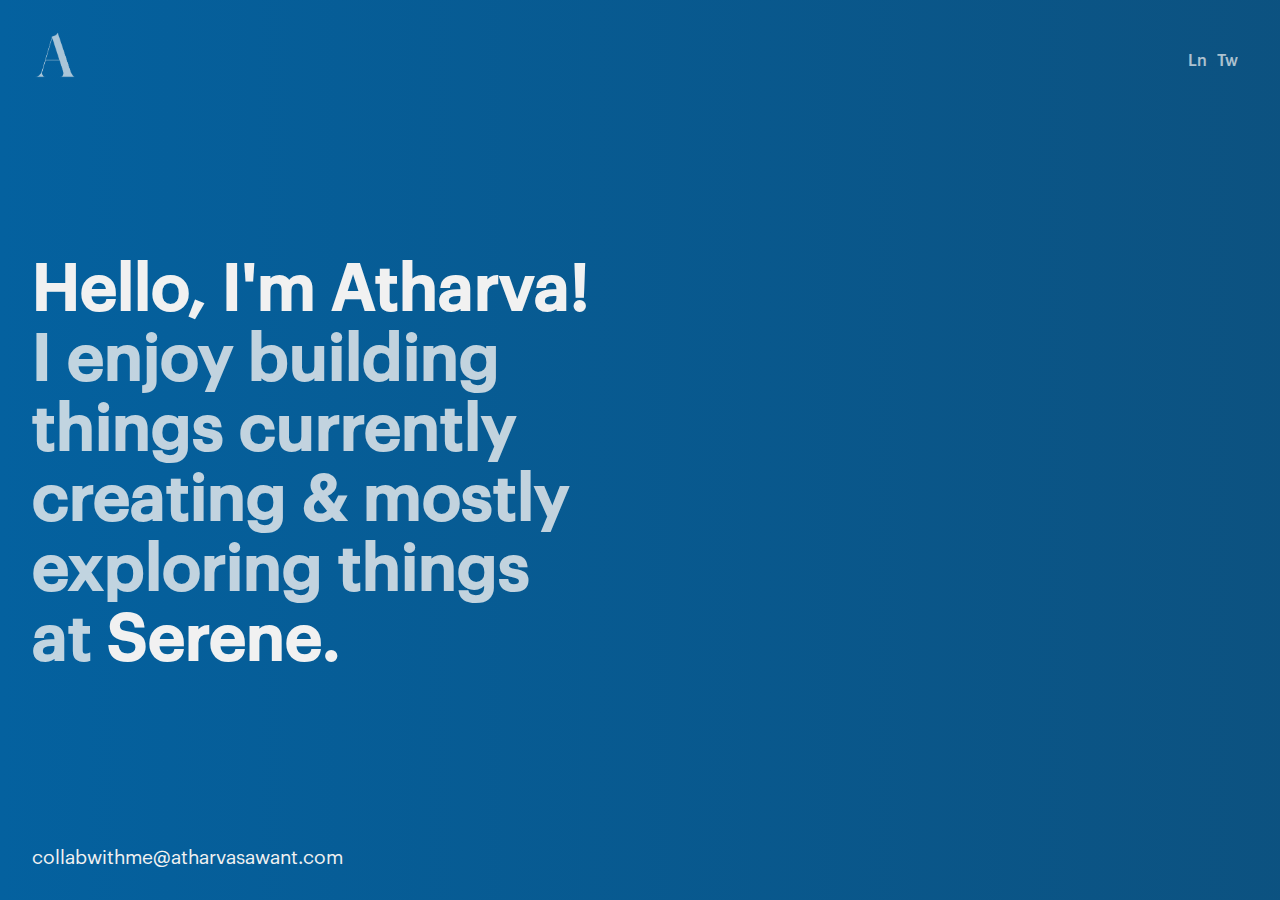
<file: index.html>
<!DOCTYPE html>
<html lang="en">
<head>
	<meta charset="utf-8">
	<meta name="viewport" content="width=device-width, initial-scale=1.0, shrink-to-fit=no">
	<meta name="description" content="Atharva Sawant — an (in-process) entrepreneur based in (still figuring out).">
	<meta name="author" content="Atharva Sawant">
	<title>Atharva Sawant — Championing Growth</title>
	<link rel="stylesheet" type="text/css" href="style.css">
	<link rel="icon" href="images/personal-portfolio-website-favicon.png" type="image/jpg">
</head>
<body id="body-content">
	<div class="page-container">
		<div class="page-content">
			<header>
				<img class="component-logo" src="images/personal-portfolio-website-logo.png" alt="Picture of Atharva Sawant's Logo">
				<div class="component-mode">
					<a class="page-hover" href="https://www.linkedin.com/in/atharvasawant/"><span>Ln </span></a>
					<a style="margin-right: -20px;" class="page-hover" href="https://twitter.com/thrvswnt"><span>Tw</span></a>
				</div>
			</header>
			<section>
				<h1>
					<div class="content-line">
						<div class="content-word color-primary">
							<span class="color color-1">Hello,</span>
							<span class="color color-2">I'm</span>
							<span class="color color-3">Atharva!</span>
						</div>
						<div class="content-word color-secondary">
							<span class="color color-4">I</span>
							<span class="color color-5">enjoy</span>						
							<span class="color color-6">building</span>
						</div>
						<div class="content-word color-secondary">
							<span class="color color-7">things</span>
							<span class="color color-1">currently</span>
						</div>
						<div class="content-word color-secondary">
							<span class="color color-2">creating</span>		
							<span class="color color-3">&</span>
							<span class="color color-4">mostly</span>
						</div>
						<div class="content-word color-secondary">
							<span class="color color-5">exploring</span>
							<span class="color color-6">things</span>	
						</div>
						<div class="content-word color-secondary">
							<span class="color color-7">at</span>	
							<span class="color serene-link color-1"><a href="https://www.linkedin.com/company/serenehq">Serene</a>.</span>	
						</div>
					</div>
				</h1>
			</section>
			<footer>
				<input type="hidden" id="emailInput" value="collabwithme@atharvasawant.com">
				<div class="page-social">
					<a href="mailto: collabwithme@atharvasawant.com" class="page-hover page-copy">collabwithme@atharvasawant.com</a>
				</div>
			</footer>
		</div>
	</div>
</body>
</html>
</file>
<file: style.css>
* {
    padding: 0;
    margin: 0;
	user-select: none;
	box-sizing: border-box;
}

div {
	display: block;
}

@font-face {
    font-family: Graphik;
    src: url(fonts/GraphikRegular.otf);
}

@font-face {
    font-family: Graphik-M;
    src: url(fonts/GraphikMedium.otf);
}

#body-content {
	background: linear-gradient(90deg, #04619F, #252525);
	background-size: 400% 400%;
	animation: gradient 10s ease infinite;
	height: 100vh;
}

@keyframes gradient {
	0% {
		background-position: 0% 50%;
	}
	50% {
		background-position: 100% 50%;
	}
	100% {
		background-position: 0% 50%;
	}
}

body {
	height: 100%;
	overflow: hidden;
	max-width: 100%;
	min-height: 100%;
	font-family: 'Graphik-M';
	font-size: calc(1.4rem + .5vw);
	margin: 0;
}

.page-container {
	width: 100%;
	height: 100%;
}

.page-content {
	color: #f1f1f1;
	height: 100%;
	padding: 2rem;
	display: flex;
	flex-wrap: nowrap;
	position: relative;
	-webkit-box-orient: vertical;
	-webkit-box-direction: normal;
	flex-direction: column;
	align-content: space-between;
	-webkit-box-pack: justify;
	justify-content: space-between;
	transition: all .4s cubic-bezier(.17, .67, .16, 1.03);
}

.page-content header {
	width: 100%;
	display: flex;
	flex-wrap: nowrap;
	-webkit-box-orient: horizontal;
	-webkit-box-direction: normal;
	flex-direction: row;
	-webkit-box-pack: justify;
	justify-content: space-between;
}

.component-logo {
	width: 3rem;
	height: auto;
	opacity: .7;
}

.component-logo:hover {
	opacity: 1;
}

.component-mode {
	border: 0;
	outline: 0;
	display: flex;
	font-size: 1rem;
	margin-top: 20px;
	margin-right: 20px;
}

.component-mode a {
	padding-right: 10px;
	color: #f1f1f1;
	text-decoration: none;
	opacity: 0.7;
}

.page-content section {
	width: 100%;
}

.page-content section {
	-webkit-box-flex: 1;
	flex-grow: 1;
	display: flex;
	-webkit-box-orient: horizontal;
	-webkit-box-direction: normal;
	flex-direction: row;
	-webkit-box-align: center;
	align-items: center;
}

.page-content section h1 {
	width: 100%;
	font-size: 9vw;
}

.page-content section h1 {
	margin: 0.67em 0;
}

.page-content section h1 .content-line {
	width: 100%;
	display: flex;
	flex-wrap: wrap;
	-webkit-box-orient: horizontal;
	-webkit-box-direction: normal;
	flex-direction: row;
	-webkit-box-pack: start;
}

.page-content section h1 .content-line .content-word {
	margin-right: 1.6vw;
}

.page-content section h1 .content-line .content-word .color-primary .color {
	color: #f1f1f1;
}

.page-content section h1 .content-line .content-word .color {
	transition-duration: .75s;
	transition-timing-function: ease;
	transition-property: color;
	transition-delay: .1s;
	display: inline-block;
}

.page-content section h1 .content-line .color-secondary .color {
	color: #f1f1f1;
	opacity: .8;
}

.page-content section h1 .content-line .content-word .serene-link {
	opacity: 1;
}

.page-content section h1 .content-line .content-word .serene-link a {
	color: #f1f1f1;
	text-decoration: none;
}

.page-content section h1 .content-line .content-word .serene-link a:hover {
	text-decoration: underline;
	color: #d57baf;
	transition-duration: 2s;
}

.page-content footer {
	width: 100%;
	display: flex;
	flex-wrap: wrap;
	-webkit-box-pack: end;
	justify-content: flex-end;
	-webkit-box-orient: horizontal;
	-webkit-box-direction: reverse;
	flex-direction: row-reverse;
}

.page-content footer input {
	overflow: visible;
	font-family: inherit;
	font-size: 100%;
	line-height: 1.15;
	margin: 0;
}

.page-content footer .page-social {
    width: 100%;
    display: flex;
    flex-wrap: wrap;
    -webkit-box-orient: horizontal;
    -webkit-box-direction: normal;
    flex-direction: row;
    -webkit-box-pack: justify;
    justify-content: space-between;
    transition: opacity .2s ease;
    transition-delay: .8s;
	font-size: 1rem;
	font-family: 'Graphik';
}

.page-content footer .page-social a {
	text-decoration: none;
	color: #f1f1f1;
}

@media screen and (min-width: 768px) {
	.page-content section h1 {
		width: 55%;
		font-size: 5vw;
	}

	.page-content footer .page-social {
		font-size: 1.2rem;
	}
}

.page-content section h1 .content-line .content-word .color-1:hover {
	color: #FFBBCC;
}

.page-content section h1 .content-line .content-word .color-2:hover {
	color: #FFFFCC;
}

.page-content section h1 .content-line .content-word .color-3:hover {
	color: #CCAAFF;
}

.page-content section h1 .content-line .content-word .color-4:hover {
	color: #CCBBFF;
}

.page-content section h1 .content-line .content-word .color-5:hover {
	color: #CCFFEE;
}

.page-content section h1 .content-line .content-word .color-6:hover {
	color: #CEEECC;
}

.page-content section h1 .content-line .content-word .color-7:hover {
	color: #CCCCFF;
}
</file>
